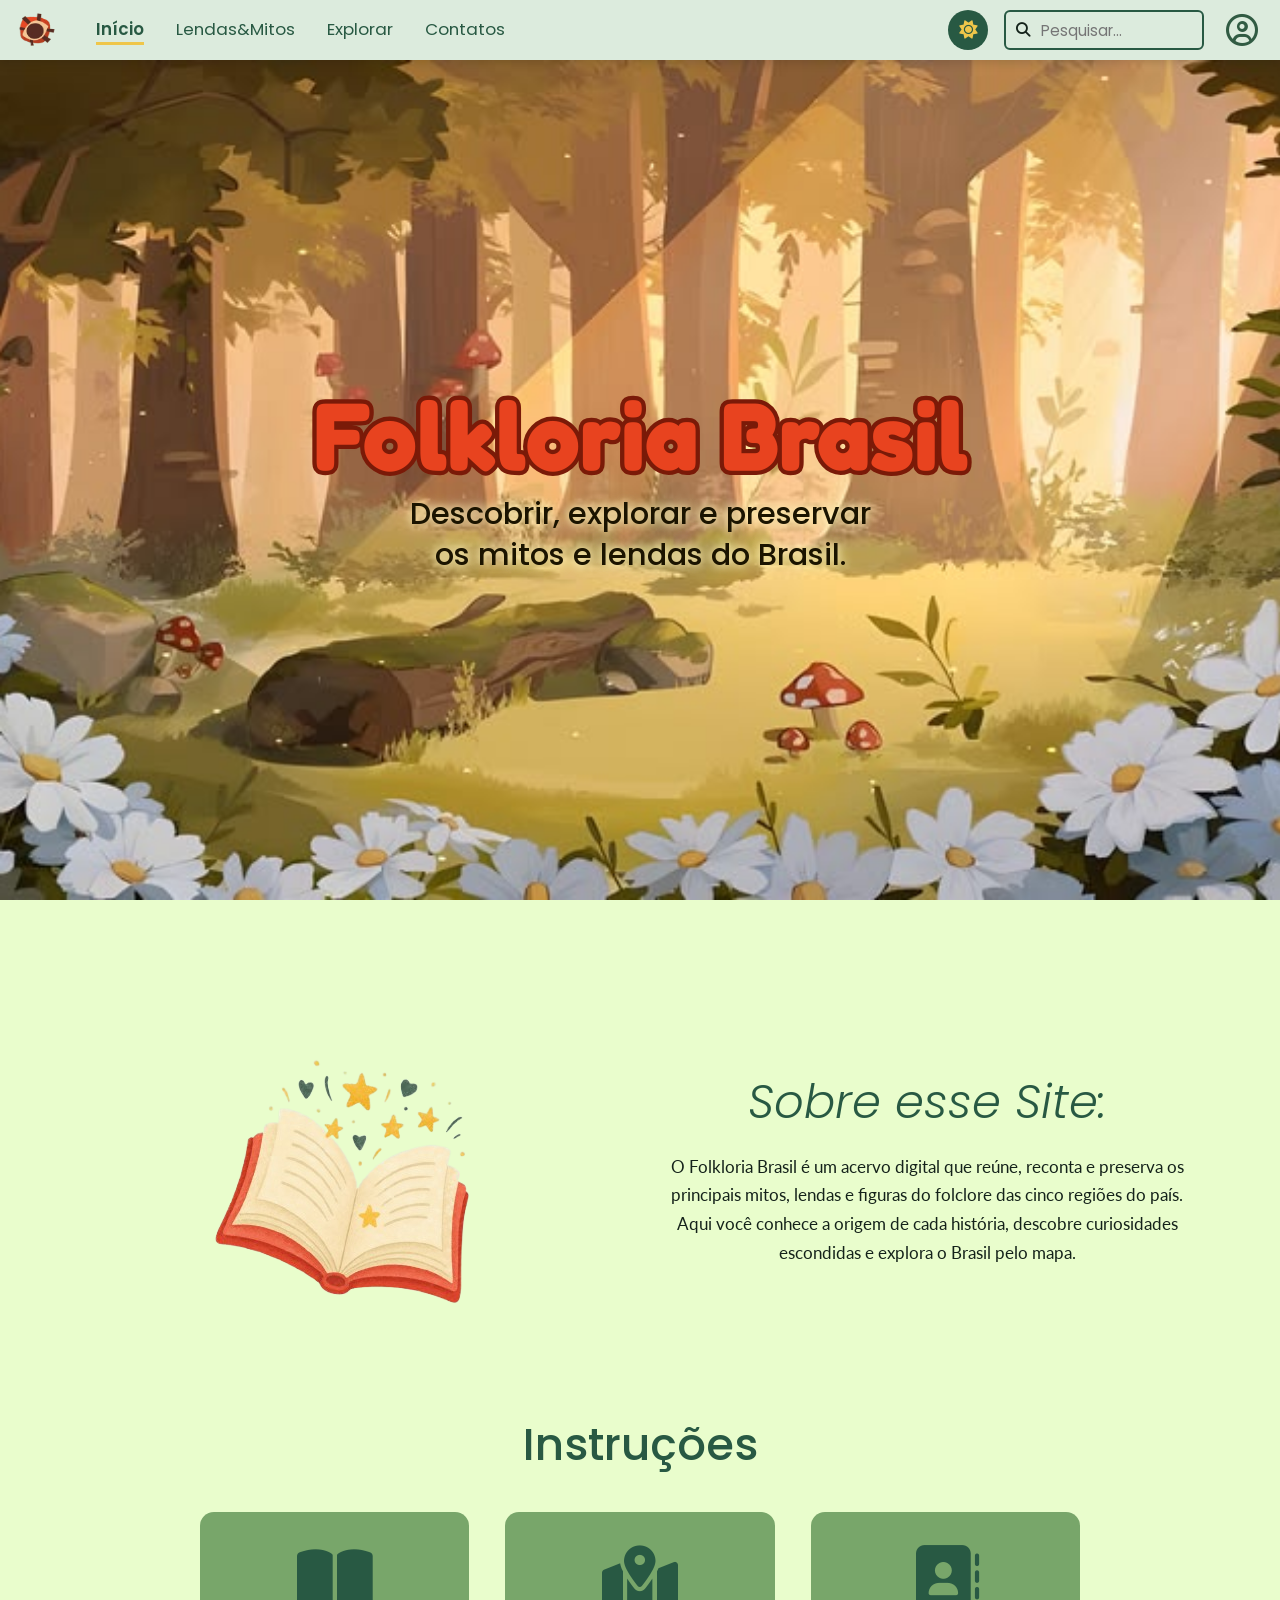
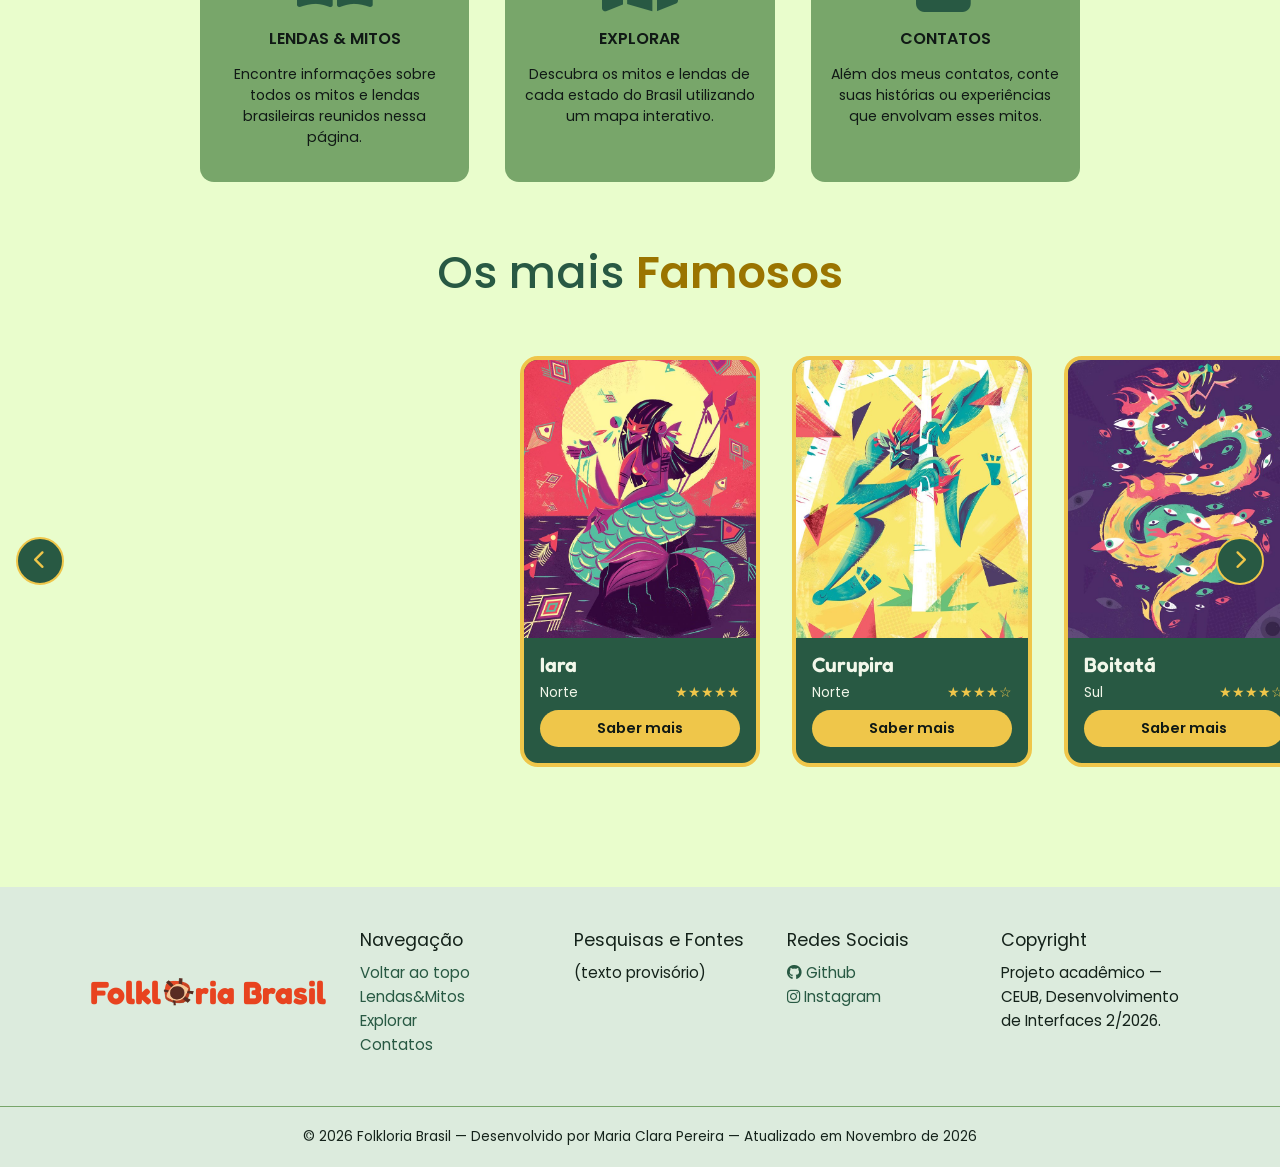
<file: index.html>
<!DOCTYPE html>
<html lang="pt-BR" data-theme="light">
<head>
  <meta charset="UTF-8">
  <meta name="viewport" content="width=device-width, initial-scale=1">
  <title>Folkloria Brasil — Acervo Digital do Folclore Brasileiro</title>
  <link rel="icon" href="asset/logo.png">

  <!-- Aplica o tema salvo antes de desenhar a página (evita "piscar") -->
  <script>
    document.documentElement.dataset.theme = localStorage.getItem('folkloria-tema') ||
      (matchMedia('(prefers-color-scheme: dark)').matches ? 'dark' : 'light');
  </script>

  <link href="https://fonts.googleapis.com/css2?family=Fredoka:wght@600;700&family=Lato&family=Poppins:ital,wght@0,400;0,500;0,600;1,300&display=swap" rel="stylesheet">
  <link rel="stylesheet" href="https://cdnjs.cloudflare.com/ajax/libs/font-awesome/6.5.2/css/all.min.css">
  <link rel="stylesheet" href="style.css">
</head>
<body>

  <!-- NAVBAR -->
  <header class="navbar" id="topo">
    <a href="index.html"><img src="asset/logo.png" alt="Folkloria Brasil" width="40" height="40"></a>

    <button class="menu-btn" id="menu-btn" aria-label="Abrir menu"><i class="fa-solid fa-bars"></i></button>

    <nav class="links" id="menu-links">
      <a href="index.html" class="ativo">Início</a>
      <a href="lendas.html">Lendas&amp;Mitos</a>
      <a href="explorar.html">Explorar</a>
      <a href="contato.html">Contatos</a>
    </nav>

    <button class="theme-toggle" id="theme-toggle" aria-label="Alternar modo claro/escuro"><i class="fa-solid fa-sun"></i></button>

    <div class="search">
      <i class="fa-solid fa-magnifying-glass"></i>
      <input id="search-input" type="search" placeholder="Pesquisar..." aria-label="Pesquisar mitos" autocomplete="off">
      <ul id="search-results" hidden></ul>
    </div>
    <a class="login-link" href="login.html" aria-label="Entrar na conta"><i class="fa-regular fa-circle-user"></i></a>
  </header>

  <main>
    <!-- HERO -->
    <section class="hero">
      <h1>Folkloria Brasil</h1>
      <p>Descobrir, explorar e preservar os mitos e lendas do Brasil.</p>
    </section>

    <!-- SOBRE -->
    <section class="about container">
      <img src="asset/magical-book.png" alt="Livro aberto com estrelas mágicas">
      <div>
        <h2>Sobre esse Site:</h2>
        <p>O Folkloria Brasil é um acervo digital que reúne, reconta e preserva os principais mitos, lendas e figuras do folclore das cinco regiões do país. Aqui você conhece a origem de cada história, descobre curiosidades escondidas e explora o Brasil pelo mapa.</p>
      </div>
    </section>

    <!-- INSTRUÇÕES -->
    <section class="container">
      <h2 class="titulo">Instruções</h2>
      <div class="cards">
        <a class="info-card" href="lendas.html">
          <i class="fa-solid fa-book-open"></i>
          <h3>Lendas &amp; Mitos</h3>
          <p>Encontre informações sobre todos os mitos e lendas brasileiras reunidos nessa página.</p>
        </a>
        <a class="info-card" href="explorar.html">
          <i class="fa-solid fa-map-location-dot"></i>
          <h3>Explorar</h3>
          <p>Descubra os mitos e lendas de cada estado do Brasil utilizando um mapa interativo.</p>
        </a>
        <a class="info-card" href="contato.html">
          <i class="fa-solid fa-address-book"></i>
          <h3>Contatos</h3>
          <p>Além dos meus contatos, conte suas histórias ou experiências que envolvam esses mitos.</p>
        </a>
      </div>
    </section>

    <!-- CARROSSEL -->
    <section class="famous">
      <h2 class="titulo">Os mais <span>Famosos</span></h2>

      <div class="carousel">
        <button class="seta esq" id="carousel-prev" aria-label="Anterior"><i class="fa-solid fa-chevron-left"></i></button>

        <ul class="track" id="carousel-track">
          <li class="myth-card">
            <img src="asset/Iara placeholder.jpg" alt="Iara, a sereia dos rios" loading="lazy">
            <div><h3>Iara</h3><p>Norte <b>★★★★★</b></p><a class="btn" href="mitos/iara.html">Saber mais</a></div>
          </li>
          <li class="myth-card">
            <img src="asset/curupira-placeholder.jpg" alt="Curupira, protetor das florestas" loading="lazy">
            <div><h3>Curupira</h3><p>Norte <b>★★★★☆</b></p><a class="btn" href="mitos/curupira.html">Saber mais</a></div>
          </li>
          <li class="myth-card">
            <img src="asset/boitata placeholder.jpg" alt="Boitatá, a serpente de fogo" loading="lazy">
            <div><h3>Boitatá</h3><p>Sul <b>★★★★☆</b></p><a class="btn" href="mitos/boitata.html">Saber mais</a></div>
          </li>
          <li class="myth-card">
            <img src="asset/saci%20placeholder.jpg" alt="Saci-Pererê" loading="lazy">
            <div><h3>Saci</h3><p>Sul <b>★★★★★</b></p><a class="btn" href="mitos/saci.html">Saber mais</a></div>
          </li>
          <li class="myth-card">
            <img src="asset/mula-sem-cabeça placeholder.jpg" alt="Mula sem Cabeça envolta em chamas" loading="lazy">
            <div><h3>Mula sem Cabeça</h3><p>Todo o Brasil <b>★★★★☆</b></p><a class="btn" href="mitos/mula.html">Saber mais</a></div>
          </li>
        </ul>

        <button class="seta dir" id="carousel-next" aria-label="Próximo"><i class="fa-solid fa-chevron-right"></i></button>
      </div>
    </section>
  </main>

  <!-- FOOTER -->
  <footer class="footer">
    <div class="footer-grid container">
      <a class="footer-logo" href="index.html">Folkl<img src="asset/logo.png" alt="o" width="34" height="34">ria Brasil</a>

      <div>
        <h2>Navegação</h2>
        <a href="#topo">Voltar ao topo</a>
        <a href="lendas.html">Lendas&amp;Mitos</a>
        <a href="explorar.html">Explorar</a>
        <a href="contato.html">Contatos</a>
      </div>

      <div><h2>Pesquisas e Fontes</h2><p>(texto provisório)</p></div>

      <div>
        <h2>Redes Sociais</h2>
        <a href="https://github.com/" target="_blank" rel="noopener"><i class="fa-brands fa-github"></i> Github</a>
        <a href="https://www.instagram.com/" target="_blank" rel="noopener"><i class="fa-brands fa-instagram"></i> Instagram</a>
      </div>

      <div><h2>Copyright</h2><p>Projeto acadêmico — CEUB, Desenvolvimento de Interfaces 2/2026.</p></div>
    </div>

    <p class="creditos">© 2026 Folkloria Brasil — Desenvolvido por Maria Clara Pereira — Atualizado em Novembro de 2026</p>
  </footer>

  <script src="mitos.js"></script>
  <script src="script.js"></script>
</body>
</html>
</file>
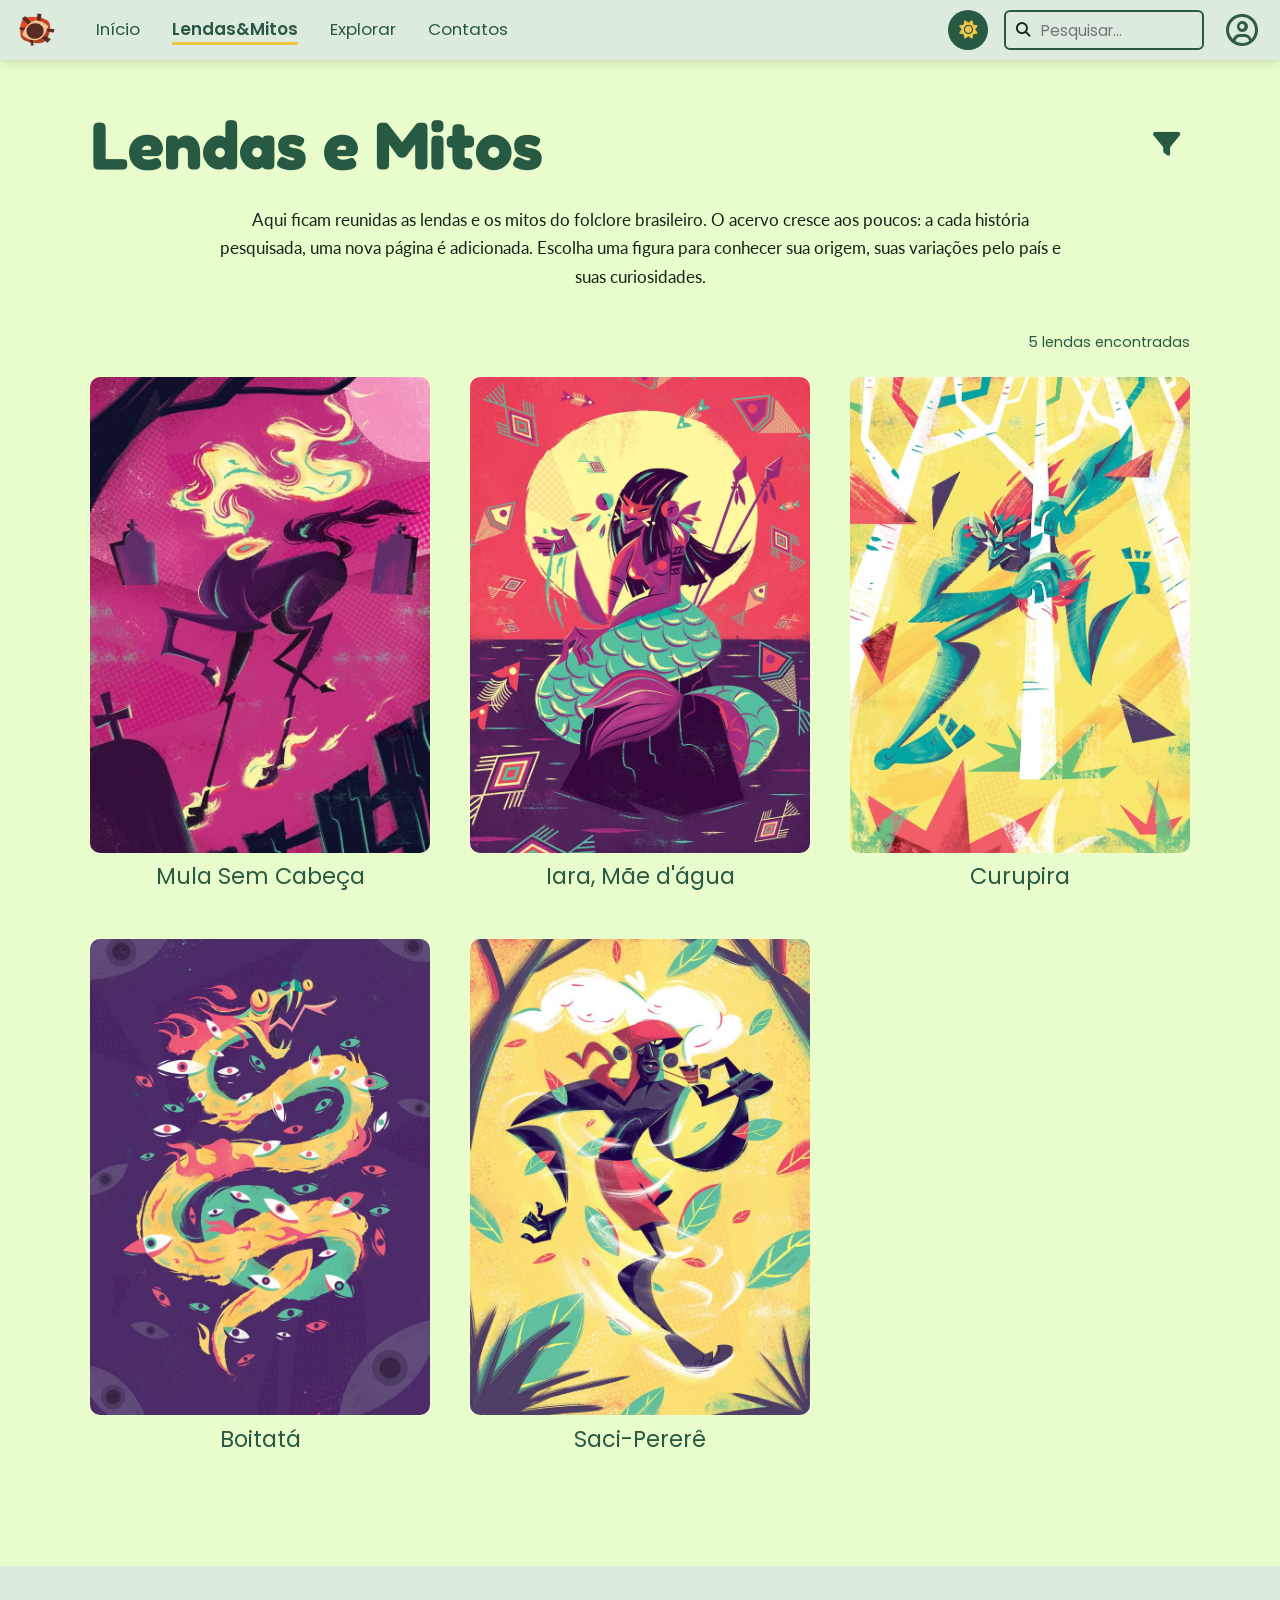
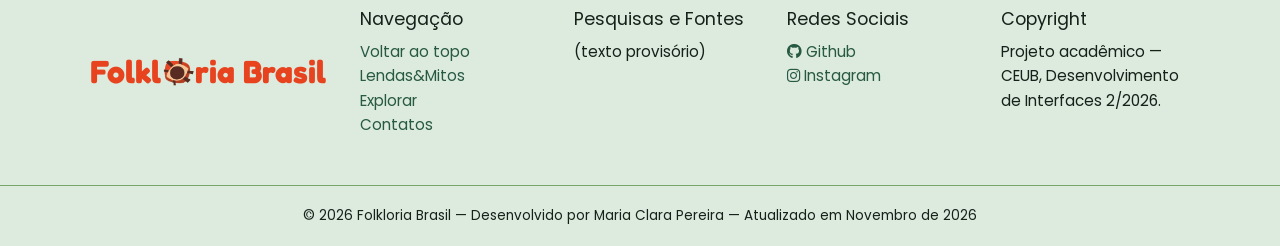
<file: lendas.html>
<!DOCTYPE html>
<html lang="pt-BR" data-theme="light">
<head>
  <meta charset="UTF-8">
  <meta name="viewport" content="width=device-width, initial-scale=1">
  <title>Lendas e Mitos — Folkloria Brasil</title>
  <meta name="description" content="Acervo de lendas e mitos do folclore brasileiro: Mula Sem Cabeça, Iara, Curupira, Boitatá, Saci-Pererê e muito mais.">
  <link rel="icon" href="asset/logo.png">

  <!-- Aplica o tema salvo antes de desenhar a página (evita "piscar") -->
  <script>
    document.documentElement.dataset.theme = localStorage.getItem('folkloria-tema') ||
      (matchMedia('(prefers-color-scheme: dark)').matches ? 'dark' : 'light');
  </script>

  <link href="https://fonts.googleapis.com/css2?family=Fredoka:wght@600;700&family=Lato&family=Poppins:ital,wght@0,400;0,500;0,600;1,300&display=swap" rel="stylesheet">
  <link rel="stylesheet" href="https://cdnjs.cloudflare.com/ajax/libs/font-awesome/6.5.2/css/all.min.css">
  <link rel="stylesheet" href="style.css">
</head>
<body>

  <!-- NAVBAR -->
  <header class="navbar" id="topo">
    <a href="index.html"><img src="asset/logo.png" alt="Folkloria Brasil" width="40" height="40"></a>

    <button class="menu-btn" id="menu-btn" aria-label="Abrir menu"><i class="fa-solid fa-bars"></i></button>

    <nav class="links" id="menu-links">
      <a href="index.html">Início</a>
      <a href="lendas.html" class="ativo" aria-current="page">Lendas&amp;Mitos</a>
      <a href="explorar.html">Explorar</a>
      <a href="contato.html">Contatos</a>
    </nav>

    <button class="theme-toggle" id="theme-toggle" aria-label="Alternar modo claro/escuro"><i class="fa-solid fa-sun"></i></button>

    <div class="search">
      <i class="fa-solid fa-magnifying-glass"></i>
      <input id="search-input" type="search" placeholder="Pesquisar..." aria-label="Pesquisar mitos" autocomplete="off">
      <ul id="search-results" hidden></ul>
    </div>
    <a class="login-link" href="login.html" aria-label="Entrar na conta"><i class="fa-regular fa-circle-user"></i></a>
  </header>

  <main class="pagina container">

    <!-- TÍTULO + BOTÃO DE FILTRO -->
    <div class="pagina-topo">
      <h1>Lendas e Mitos</h1>
      <button class="filtro-btn" id="filtro-btn" type="button"
              aria-expanded="false" aria-controls="painel-filtros" aria-label="Abrir filtros">
        <i class="fa-solid fa-filter"></i>
      </button>
    </div>

    <p class="pagina-intro">
      Aqui ficam reunidas as lendas e os mitos do folclore brasileiro. O acervo cresce aos poucos:
      a cada história pesquisada, uma nova página é adicionada. Escolha uma figura para conhecer
      sua origem, suas variações pelo país e suas curiosidades.
    </p>

    <!-- PAINEL DE FILTROS (abre pelo botão acima) -->
    <div class="filtros" id="painel-filtros" hidden>
      <div class="campo">
        <label for="f-nome">Nome</label>
        <input id="f-nome" type="search" placeholder="Ex.: Saci" autocomplete="off">
      </div>

      <div class="campo">
        <label for="f-regiao">Região</label>
        <select id="f-regiao">
          <option value="">Todas</option>
          <option>Norte</option>
          <option>Nordeste</option>
          <option>Centro-Oeste</option>
          <option>Sudeste</option>
          <option>Sul</option>
        </select>
      </div>

      <div class="campo">
        <label for="f-ordem">Ordenar por</label>
        <select id="f-ordem">
          <option value="padrao">Ordem do acervo</option>
          <option value="az">Nome (A–Z)</option>
          <option value="popular">Mais populares</option>
        </select>
      </div>

      <button class="btn" id="f-limpar" type="button">Limpar filtros</button>
    </div>

    <!-- Anunciado por leitores de tela quando os filtros mudam -->
    <p class="contagem" id="contagem" aria-live="polite"></p>

    <!-- GRADE: os cards são criados pelo lendas.js a partir do mitos.js -->
    <ul class="grade-lendas" id="grade-lendas"></ul>

    <p class="vazio" id="vazio" hidden>Nenhuma lenda encontrada com esses filtros. Tente limpar a busca.</p>

  </main>

  <!-- FOOTER -->
  <footer class="footer">
    <div class="footer-grid container">
      <a class="footer-logo" href="index.html">Folkl<img src="asset/logo.png" alt="o" width="34" height="34">ria Brasil</a>

      <div>
        <h2>Navegação</h2>
        <a href="#topo">Voltar ao topo</a>
        <a href="lendas.html">Lendas&amp;Mitos</a>
        <a href="explorar.html">Explorar</a>
        <a href="contato.html">Contatos</a>
      </div>

      <div><h2>Pesquisas e Fontes</h2><p>(texto provisório)</p></div>

      <div>
        <h2>Redes Sociais</h2>
        <a href="https://github.com/" target="_blank" rel="noopener"><i class="fa-brands fa-github"></i> Github</a>
        <a href="https://www.instagram.com/" target="_blank" rel="noopener"><i class="fa-brands fa-instagram"></i> Instagram</a>
      </div>

      <div><h2>Copyright</h2><p>Projeto acadêmico — CEUB, Desenvolvimento de Interfaces 2/2026.</p></div>
    </div>

    <p class="creditos">© 2026 Folkloria Brasil — Desenvolvido por Maria Clara Pereira — Atualizado em Novembro de 2026</p>
  </footer>

  <!-- A ordem importa: dados → funções comuns → lógica desta página -->
  <script src="mitos.js"></script>
  <script src="script.js"></script>
  <script src="lendas.js"></script>
</body>
</html>
</file>
<file: style.css>
:root {
  --bg: #E9FDCC;        /* Frosted Mint */
  --bg2: #DCEBDD;       /* Honeydew */
  --titulo: #285943;    /* Emerald Depths */
  --texto: #14221A;
  --card: #78A66A;      /* Sage Green */
  --card-texto: #101915;
  --icone: #285943;
  --painel: #285943;
  --ouro: #EFC64A;      /* Tuscan Sun */
  --ouro-texto: #9A7400;
  --focus: #285943;
  --laranja: #E8431F;
  --login-icon: #315b43;
  --erro: #B3261E;
  --font-titulo: "Fredoka", sans-serif;
  --font: "Poppins", sans-serif;
}
 
:root[data-theme="dark"] {
  --bg: #101915;        /* Carbon Black */
  --bg2: #102B24;       /* Evergreen */
  --titulo: #6E9F78;    /* Muted Teal */
  --texto: #C5D0C5;     /* Ash Grey */
  --card: #102B24;
  --card-texto: #C5D0C5;
  --icone: #6E9F78;
  --painel: #102B24;
  --ouro-texto: #EFC64A;
  --focus: #EFC64A;
  --login-icon: #a4c4a8;
  --erro: #FFB4A9;
}
 
/* ---------- Base ---------- */
* { box-sizing: border-box; margin: 0; }
 
body {
  padding-top: 60px;
  font: 1.05rem/1.7 "Lato", sans-serif;
  color: var(--texto);
  background: var(--bg);
  transition: background .3s, color .3s;
}
 
a { color: var(--titulo); }
[hidden] { display: none !important; }
ul { list-style: none; padding: 0; }
img { max-width: 100%; display: block; }
:focus-visible { outline: 3px solid var(--focus); outline-offset: 3px; }
.container { width: min(1100px, 100% - 2.5rem); margin-inline: auto; }
 
.titulo { font: 500 clamp(2rem, 5vw, 2.8rem)/1.2 var(--font); text-align: center; color: var(--titulo); }
.titulo span { color: var(--ouro-texto); font-weight: 600; }
 
/* ---------- Navbar ---------- */
.navbar {
  position: fixed; inset: 0 0 auto; z-index: 10;
  height: 60px; padding-inline: 1rem;
  display: flex; align-items: center; gap: 1rem;
  background: var(--bg2);
  box-shadow: 0 2px 10px rgba(0, 0, 0, .15);
}
 
.links { display: flex; gap: 2rem; margin-right: auto; margin-left: 1.5rem; }
.links a { font: 1.05rem var(--font); text-decoration: none; border-bottom: 3px solid transparent; }
.links a:hover { border-color: var(--card); }
.links a.ativo { font-weight: 600; border-color: var(--ouro); }   /* página ativa */
:root[data-theme="dark"] .links a.ativo { color: #E4EBE4; }
 
.theme-toggle {
  width: 40px; height: 40px; border: 0; border-radius: 50%; cursor: pointer;
  font-size: 1.15rem; color: var(--ouro); background: var(--titulo);
}
:root[data-theme="dark"] .theme-toggle { color: #101915; }
 
.menu-btn { display: none; border: 0; background: none; font-size: 1.4rem; color: var(--titulo); cursor: pointer; }
 
.search { position: relative; }
.search i { position: absolute; left: .75rem; top: 50%; translate: 0 -50%; font-size: .9rem; pointer-events: none; }
.search input {
  width: 200px; padding: .4rem .8rem .4rem 2.2rem;
  font: .95rem var(--font); color: var(--texto);
  background: transparent; border: 2px solid var(--titulo); border-radius: 6px;
}
.search ul {
  position: absolute; top: 110%; right: 0; width: 100%; min-width: 220px;
  background: var(--bg2); border: 2px solid var(--titulo); border-radius: 10px; overflow: hidden;
}
.search li a { display: block; padding: .6rem .9rem; font: .95rem var(--font); color: var(--texto); text-decoration: none; }
.search li a:hover { background: var(--card); color: var(--card-texto); }
 
/* ---------- Hero (a imagem troca com o tema) ---------- */
.hero {
  height: calc(100vh - 60px);       /* tela inteira menos a navbar (fallback) */
  height: calc(100svh - 60px);      /* versão moderna: não "pula" no celular */
  min-height: 360px;                /* nunca fica baixo demais em telas curtas */
  display: flex; flex-direction: column; align-items: center; justify-content: center;
  text-align: center; padding: 0 1rem;
  background: url("asset/home.jpg") center / cover;
}
:root[data-theme="dark"] .hero { background-image: url("asset/home-night.jpg"); }
 
.hero h1 {
  font: 700 clamp(2.8rem, 9vw, 6rem)/1.05 var(--font-titulo);
  color: var(--laranja);
  -webkit-text-stroke: .09em #7A1A08;
  paint-order: stroke fill;
}
.hero p {
  max-width: 24ch; margin-top: .5rem;
  font: 500 clamp(1.1rem, 3vw, 1.9rem)/1.35 var(--font);
  color: #1B1400; text-shadow: 0 0 8px #FFF3B8, 0 0 14px #FFF3B8;
}
:root[data-theme="dark"] .hero p { color: #F2F6EE; text-shadow: 0 2px 4px #000, 0 0 12px #000; }
 
/* ---------- Sobre ---------- */
.about { display: grid; grid-template-columns: 1fr 1fr; align-items: center; gap: 3rem; padding-block: 5rem 4rem; text-align: center; }
.about img { max-width: 440px; margin-inline: auto; }
.about h2 { margin-bottom: 1rem; font: italic 300 clamp(2rem, 4.5vw, 2.9rem) var(--font); color: var(--titulo); }
 
/* ---------- Cards de instruções ---------- */
.cards { display: grid; grid-template-columns: repeat(3, 1fr); gap: 2.25rem; max-width: 880px; margin: 2.5rem auto 4rem; }
 
.info-card {
  display: flex; flex-direction: column; align-items: center; gap: .8rem;
  padding: 2rem 1.1rem; text-align: center; text-decoration: none;
  color: var(--card-texto); background: var(--card);
  border: 2px solid transparent; border-radius: 14px; transition: .2s;
}
.info-card:hover { transform: translateY(-4px); border-color: var(--ouro); }
.info-card i { font-size: 4.2rem; color: var(--icone); }
.info-card h3 { font: 600 1rem var(--font); text-transform: uppercase; }
.info-card p { font: .88rem/1.5 var(--font); }
 
/* ---------- Carrossel (rolagem nativa com scroll-snap) ---------- */
.famous { padding-bottom: 6rem; }
.carousel { position: relative; margin-top: 2rem; }
 
.track {
  display: flex; gap: 2rem; overflow-x: auto; padding: 1.5rem calc(50% - 120px);
  scroll-snap-type: x mandatory; scrollbar-width: none;
}
.track::-webkit-scrollbar { display: none; }
 
.myth-card {
  flex: 0 0 240px; scroll-snap-align: center; overflow: hidden;
  background: var(--painel); color: #F2F7EA;
  border: 4px solid var(--ouro); border-radius: 18px;
}
.myth-card img { width: 100%; aspect-ratio: 3 / 3.6; object-fit: cover; }
.myth-card div { padding: .85rem 1rem 1rem; display: flex; flex-direction: column; gap: .4rem; }
.myth-card h3 { font: 600 1.3rem var(--font-titulo); }
.myth-card p { display: flex; justify-content: space-between; font: .85rem var(--font); }
.myth-card b { color: var(--ouro); font-weight: 400; }
 
.btn {
  padding: .5rem 1rem; text-align: center; text-decoration: none;
  font: 600 .9rem var(--font); color: #101915; background: var(--ouro); border-radius: 999px;
}
 
.seta {
  position: absolute; top: 50%; z-index: 2; translate: 0 -50%;
  width: 48px; height: 48px; border-radius: 50%; cursor: pointer;
  font-size: 1.2rem; color: var(--ouro); background: var(--painel); border: 2px solid var(--ouro);
}
.esq { left: 1rem; }
.dir { right: 1rem; }
 
/* ---------- Footer ---------- */
.footer { background: var(--bg2); }
.footer-grid { display: grid; grid-template-columns: 1.3fr repeat(4, 1fr); gap: 1.5rem; padding-block: 2.5rem 3rem; font: .95rem/1.6 var(--font); }
.footer-grid h2 { margin-bottom: .5rem; font: 400 1.1rem var(--font); }
.footer-grid a { display: block; text-decoration: none; }
.footer-grid a:hover { text-decoration: underline; }
.footer-logo { font: 700 2rem var(--font-titulo); color: var(--laranja); white-space: nowrap; display: flex !important; align-items: center; }
.footer-logo img { width: 34px; height: 34px; }
.creditos { padding: 1.25rem; text-align: center; font: .85rem var(--font); border-top: 1px solid var(--card); }
 
/* ---------- Página Lendas&Mitos ---------- */
.pagina { padding-block: 3rem 7rem; min-height: 80vh; }
 
.pagina-topo { display: flex; justify-content: space-between; align-items: center; gap: 1rem; }
.pagina-topo h1 { font: 700 clamp(2.4rem, 7vw, 4.2rem)/1.1 var(--font-titulo); color: var(--titulo); }
 
.filtro-btn {
  flex: none; width: 48px; height: 48px; border-radius: 10px; cursor: pointer;
  font-size: 1.7rem; color: var(--titulo); background: transparent; border: 2px solid transparent;
}
.filtro-btn:hover, .filtro-btn[aria-expanded="true"] { border-color: var(--titulo); }
 
.pagina-intro { max-width: 85ch; margin: 1.5rem auto 2.5rem; text-align: center; }
 
.filtros {
  display: grid; grid-template-columns: repeat(auto-fit, minmax(190px, 1fr)); gap: 1rem; align-items: end;
  margin-bottom: 1.5rem; padding: 1.25rem;
  background: var(--bg2); border: 2px solid var(--titulo); border-radius: 14px;
}
.campo { display: flex; flex-direction: column; gap: .3rem; }
.campo label { font: 600 .9rem var(--font); color: var(--titulo); }
.campo input, .campo select {
  padding: .5rem .7rem; font: .95rem var(--font); color: var(--texto);
  background: var(--bg); border: 2px solid var(--titulo); border-radius: 8px;
}
button.btn { border: 0; cursor: pointer; }
 
.contagem { margin-bottom: 1.5rem; font: .9rem var(--font); text-align: right; color: var(--titulo); }
 
.grade-lendas { display: grid; grid-template-columns: repeat(3, 1fr); gap: 3rem 2.5rem; }
 
.lenda-card { display: flex; flex-direction: column; align-items: center; gap: .6rem; text-align: center; text-decoration: none; }
.lenda-card img { width: 100%; aspect-ratio: 3 / 4.2; object-fit: cover; border-radius: 10px; transition: transform .2s; }
.lenda-card span { font: 400 1.4rem/1.3 var(--font); color: var(--titulo); }
.lenda-card:hover span, .lenda-card:focus-visible span { text-decoration: underline; text-underline-offset: 4px; }
.lenda-card:hover img { transform: translateY(-4px); }
 
.vazio { padding: 3rem 0; text-align: center; font: 1.1rem var(--font); color: var(--titulo); }
 
/* ---------- Ícone de login na navbar ---------- */
.login-link {
  flex: none; display: grid; place-items: center; width: 44px; height: 44px;
  font-size: 2rem; color: var(--login-icon); text-decoration: none; border-radius: 50%;
  transition: transform .2s;
}
.login-link:hover { transform: scale(1.1); }
 
/* ---------- Página de login ---------- */
.login-pagina { display: grid; place-items: center; padding-block: 4rem 7rem; min-height: 80vh; }
 
.login-box {
  width: min(440px, 100%); padding: 2.25rem 2rem;
  background: var(--bg2); border: 2px solid var(--titulo); border-radius: 18px;
}
.login-box h1 { font: 700 2.4rem/1.1 var(--font-titulo); color: var(--titulo); text-align: center; }
.login-box h1:focus { outline: none; }
.login-sub { margin: .75rem 0 1.75rem; text-align: center; font: .95rem/1.5 var(--font); }
.login-box form { display: flex; flex-direction: column; gap: 1.25rem; }
 
.senha-wrap { position: relative; }
.senha-wrap input { width: 100%; padding-right: 3rem; }
.senha-btn {
  position: absolute; right: .3rem; top: 50%; translate: 0 -50%;
  width: 40px; height: 40px; border: 0; border-radius: 8px; cursor: pointer;
  font-size: 1rem; color: var(--titulo); background: transparent;
}
 
.campo input[aria-invalid="true"] { border-color: var(--erro); }
.erro { font: .85rem/1.4 var(--font); color: var(--erro); }
 
.btn-grande { display: block; width: 100%; padding: .75rem 1rem; font-size: 1rem; }
.btn-sair { display: block; width: 100%; margin-top: .75rem; padding: .7rem 1rem; color: var(--titulo); background: transparent; border: 2px solid var(--titulo) !important; }
.login-box > .btn-grande { margin-top: .25rem; }
 
.login-aviso { margin-top: 1.5rem; font: .8rem/1.5 var(--font); text-align: center; }
 
/* ---------- Mobile ---------- */
@media (max-width: 820px) {
  .menu-btn { display: block; order: 3; }
  .links { display: none; position: absolute; top: 60px; inset-inline: 0; flex-direction: column; gap: 0; margin: 0; padding: .5rem 1.25rem 1rem; background: var(--bg2); }
  .links.is-open { display: flex; }
  .links a { padding: .7rem 0; }
  .navbar { justify-content: flex-end; }
  .navbar > a:first-child { margin-right: auto; }
  .search input { width: 110px; }
  .login-link { font-size: 1.8rem; }
  .about, .cards { grid-template-columns: 1fr; }
  .grade-lendas { grid-template-columns: repeat(2, 1fr); gap: 2rem 1.5rem; }
  .lenda-card span { font-size: 1.15rem; }
  .cards { max-width: 340px; }
  .footer-grid { grid-template-columns: 1fr 1fr; }
  .footer-logo { grid-column: 1 / -1; }
}
 
@media (max-width: 460px) {
  .grade-lendas { grid-template-columns: 1fr; max-width: 320px; margin-inline: auto; }
}
</file>
